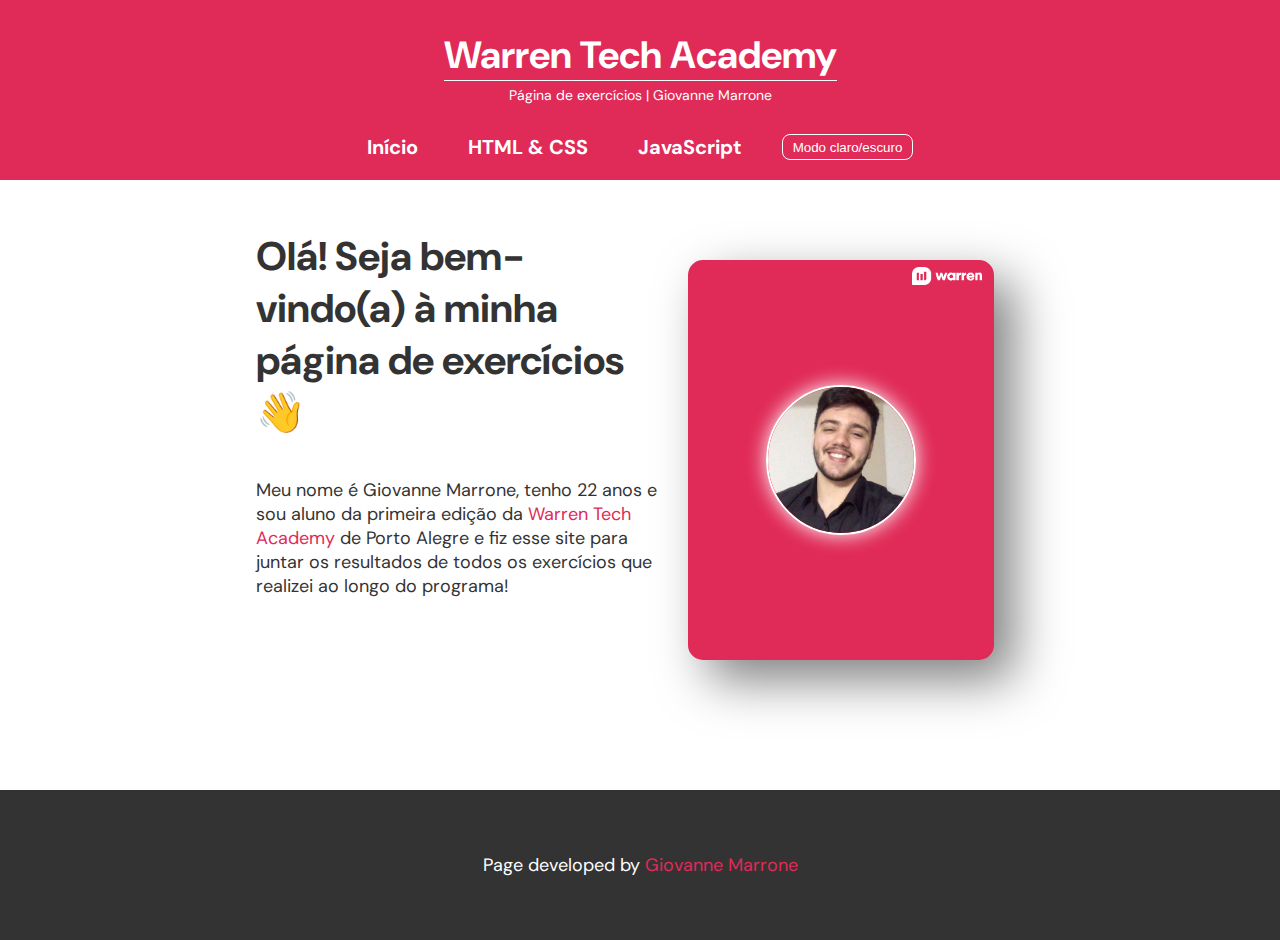
<file: index.html>
<!DOCTYPE html>
<html lang="pt-BR">
  <head>
    <meta charset="UTF-8" />
    <meta http-equiv="X-UA-Compatible" content="IE=edge" />
    <meta name="viewport" content="width=device-width, initial-scale=1.0" />

    <link rel="preconnect" href="https://fonts.googleapis.com" />
    <link rel="preconnect" href="https://fonts.gstatic.com" crossorigin />
    <link
      href="https://fonts.googleapis.com/css2?family=DM+Sans:wght@400;500;700&display=swap"
      rel="stylesheet"
    />

    <link rel="stylesheet" href="./styles.css" />

    <title>Warren Tech Academy | Giovanne Marrone</title>
  </head>
  <body>
    <header>
      <div class="header-block">
        <a href="./index.html"
          ><p class="header-title">Warren Tech Academy</p></a
        >
        <p class="header-subtitle">Página de exercícios | Giovanne Marrone</p>
      </div>
      <nav>
        <ul>
          <a href="./index.html"><li class="list-text">Início</li></a>
          <a href="./Pages/HTMLCSS/index.html"
            ><li class="list-text">HTML & CSS</li></a
          >
          <a href="./Pages/JavaScript/index.html"
            ><li class="list-text">JavaScript</li></a
          >
        </ul>
        <button onclick="toggleDarkMode()">Modo claro/escuro</button>
      </nav>
    </header>
    <div class="container">
      <div class="landing-welcome">
        <div class="welcome-text">
          <h1>Olá! Seja bem-vindo(a) à minha página de exercícios 👋</h1>
          <p>
            Meu nome é Giovanne Marrone, tenho 22 anos e sou aluno da primeira
            edição da <span>Warren Tech Academy</span> de Porto Alegre e fiz
            esse site para juntar os resultados de todos os exercícios que
            realizei ao longo do programa!
          </p>
          <br />
        </div>
        <div class="card" data-tilt data-tilt-glare data-tilt-max-glare=".2">
          <img
            class="card-profile"
            src="./assets/profile-pic-1.jpeg"
            alt="Giovanne Marrone sorrindo"
          />
          <img class="warren-logo" src="./assets/warren-logo.png" alt="" />
          <div class="content">
            <h3>Giovanne Marrone</h3>
            <p>
              Desenvolvedor front-end que sonha em ajudar pessoas através de
              código!
            </p>
            <div class="social">
              <a
                class="social-icon"
                target="_blank"
                href="https://github.com/kovuzera"
                ><img src="./assets/github.png" alt="" />
              </a>
              <a
                class="social-icon"
                target="_blank"
                href="https://www.linkedin.com/in/giomarrone/"
              >
                <img src="./assets/linkedin.png" alt="" />
              </a>
            </div>
          </div>
        </div>
      </div>
    </div>
    <section class="footer">
      <p>Page developed by <span>Giovanne Marrone</span></p>
    </section>
    <script src="./main.js"></script>
    <script type="text/javascript" src="vanilla-tilt.js"></script>
  </body>
</html>
</file>
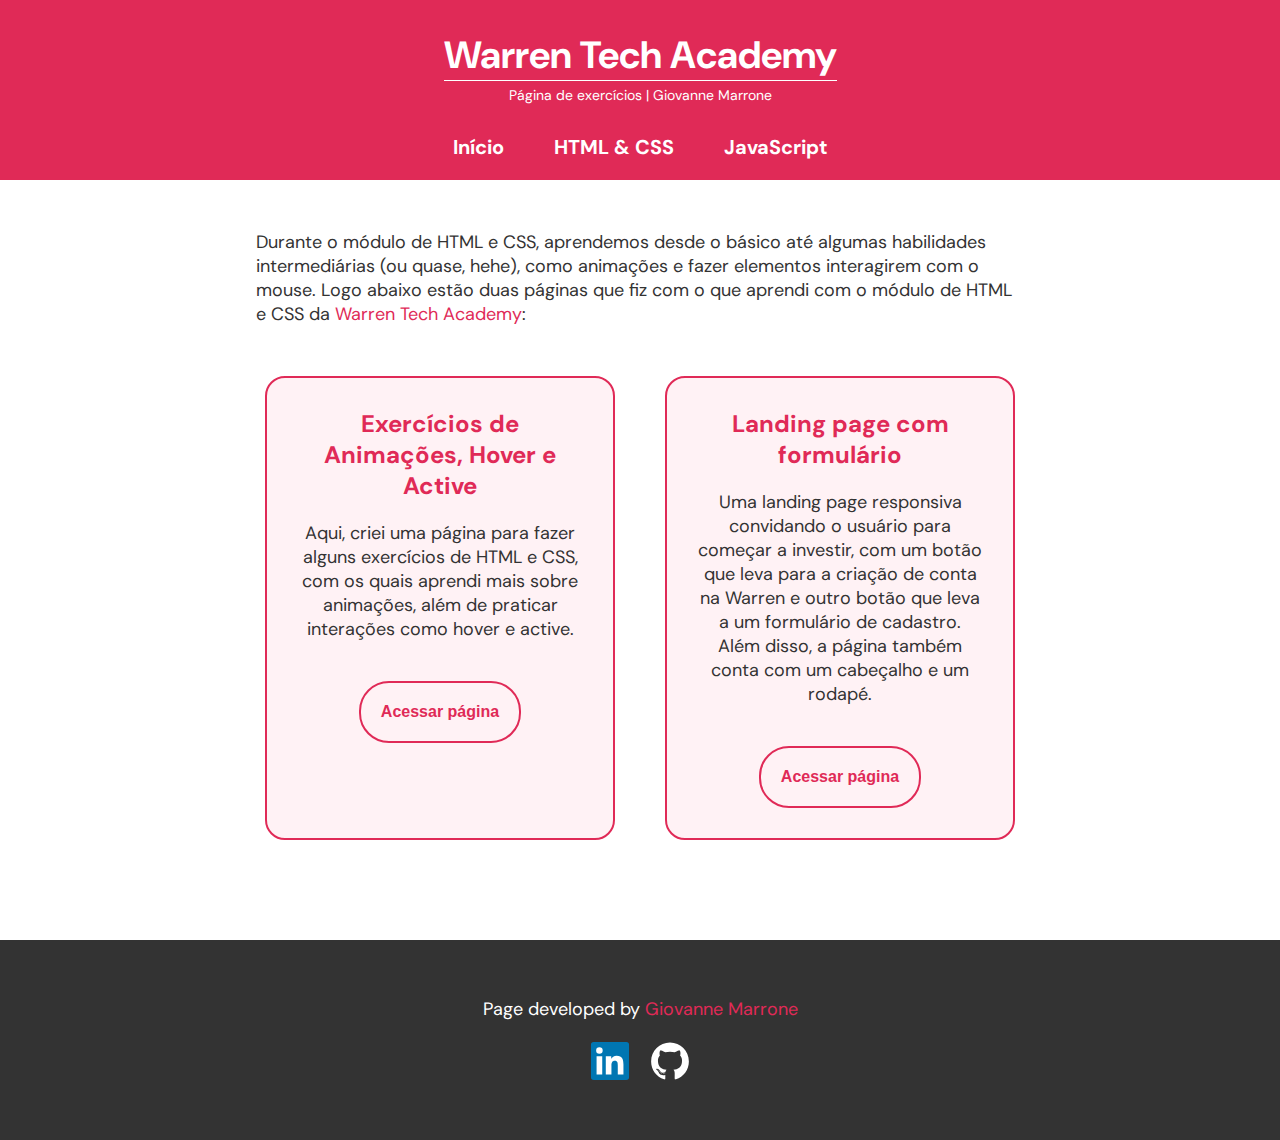
<file: Pages/HTMLCSS/index.html>
<!DOCTYPE html>
<html lang="pt-BR">
  <head>
    <meta charset="UTF-8" />
    <meta http-equiv="X-UA-Compatible" content="IE=edge" />
    <meta name="viewport" content="width=device-width, initial-scale=1.0" />

    <link rel="preconnect" href="https://fonts.googleapis.com" />
    <link rel="preconnect" href="https://fonts.gstatic.com" crossorigin />
    <link
      href="https://fonts.googleapis.com/css2?family=DM+Sans:wght@400;500;700&display=swap"
      rel="stylesheet"
    />

    <link rel="stylesheet" href="./styles.css" />

    <title>Giovanne Marrone | HTML & CSS</title>
  </head>
  <body>
    <header>
      <div class="header-block">
        <a href="../../index.html"><p class="header-title">Warren Tech Academy</p></a>
        <p class="header-subtitle">Página de exercícios | Giovanne Marrone</p>
      </div>
      <nav>
        <ul>
          <a href="../../index.html"><li class="list-text">Início</li></a>
          <a href="../HTMLCSS/index.html"
            ><li class="list-text">HTML & CSS</li></a
          >
          <a href="./../JavaScript/index.html"
            ><li class="list-text">JavaScript</li></a
          >
        </ul>
      </nav>
    </header>
    <div class="container">
      <p>
        Durante o módulo de HTML e CSS, aprendemos desde o básico até algumas
        habilidades intermediárias (ou quase, hehe), como animações e fazer
        elementos interagirem com o mouse. Logo abaixo estão duas páginas que
        fiz com o que aprendi com o módulo de HTML e CSS da
        <span>Warren Tech Academy</span>:
      </p>
      <section class="exercices">
        <div class="card">
          <h2>Exercícios de Animações, Hover e Active</h2>
          <p>
            Aqui, criei uma página para fazer alguns exercícios de HTML e CSS,
            com os quais aprendi mais sobre animações, além de praticar
            interações como hover e active.
          </p>
          <a target="_blank" href="https://cheery-youtiao-be68bb.netlify.app/"
            ><button>Acessar página</button></a
          >
        </div>
        <div class="card">
          <h2>Landing page com formulário</h2>
          <p>
            Uma landing page responsiva convidando o usuário para começar a
            investir, com um botão que leva para a criação de conta na Warren e
            outro botão que leva a um formulário de cadastro. Além disso, a
            página também conta com um cabeçalho e um rodapé.
          </p>
          <a
            target="_blank"
            href="https://warren-tech-academy-landing-page-and-form.netlify.app/"
            ><button>Acessar página</button></a
          >
        </div>
      </section>
    </div>
    <section class="footer">
      <p>Page developed by <span>Giovanne Marrone</span></p>
      <div class="social-links">
        <a target="_blank" href="https://www.linkedin.com/in/giomarrone/"
          ><svg class="social" viewBox="0 0 128 128">
            <path
              fill="#0076b2"
              d="M116 3H12a8.91 8.91 0 00-9 8.8v104.42a8.91 8.91 0 009 8.78h104a8.93 8.93 0 009-8.81V11.77A8.93 8.93 0 00116 3z"
            ></path>
            <path
              fill="#fff"
              d="M21.06 48.73h18.11V107H21.06zm9.06-29a10.5 10.5 0 11-10.5 10.49 10.5 10.5 0 0110.5-10.49M50.53 48.73h17.36v8h.24c2.42-4.58 8.32-9.41 17.13-9.41C103.6 47.28 107 59.35 107 75v32H88.89V78.65c0-6.75-.12-15.44-9.41-15.44s-10.87 7.36-10.87 15V107H50.53z"
            ></path>
          </svg>
        </a>
        <a target="_blank" href="https://github.com/kovuzera"
          ><svg class="social" viewBox="0 0 128 128">
            <g fill="#ffffff">
              <path
                fill-rule="evenodd"
                clip-rule="evenodd"
                d="M64 5.103c-33.347 0-60.388 27.035-60.388 60.388 0 26.682 17.303 49.317 41.297 57.303 3.017.56 4.125-1.31 4.125-2.905 0-1.44-.056-6.197-.082-11.243-16.8 3.653-20.345-7.125-20.345-7.125-2.747-6.98-6.705-8.836-6.705-8.836-5.48-3.748.413-3.67.413-3.67 6.063.425 9.257 6.223 9.257 6.223 5.386 9.23 14.127 6.562 17.573 5.02.542-3.903 2.107-6.568 3.834-8.076-13.413-1.525-27.514-6.704-27.514-29.843 0-6.593 2.36-11.98 6.223-16.21-.628-1.52-2.695-7.662.584-15.98 0 0 5.07-1.623 16.61 6.19C53.7 35 58.867 34.327 64 34.304c5.13.023 10.3.694 15.127 2.033 11.526-7.813 16.59-6.19 16.59-6.19 3.287 8.317 1.22 14.46.593 15.98 3.872 4.23 6.215 9.617 6.215 16.21 0 23.194-14.127 28.3-27.574 29.796 2.167 1.874 4.097 5.55 4.097 11.183 0 8.08-.07 14.583-.07 16.572 0 1.607 1.088 3.49 4.148 2.897 23.98-7.994 41.263-30.622 41.263-57.294C124.388 32.14 97.35 5.104 64 5.104z"
              ></path>
              <path
                d="M26.484 91.806c-.133.3-.605.39-1.035.185-.44-.196-.685-.605-.543-.906.13-.31.603-.395 1.04-.188.44.197.69.61.537.91zm2.446 2.729c-.287.267-.85.143-1.232-.28-.396-.42-.47-.983-.177-1.254.298-.266.844-.14 1.24.28.394.426.472.984.17 1.255zM31.312 98.012c-.37.258-.976.017-1.35-.52-.37-.538-.37-1.183.01-1.44.373-.258.97-.025 1.35.507.368.545.368 1.19-.01 1.452zm3.261 3.361c-.33.365-1.036.267-1.552-.23-.527-.487-.674-1.18-.343-1.544.336-.366 1.045-.264 1.564.23.527.486.686 1.18.333 1.543zm4.5 1.951c-.147.473-.825.688-1.51.486-.683-.207-1.13-.76-.99-1.238.14-.477.823-.7 1.512-.485.683.206 1.13.756.988 1.237zm4.943.361c.017.498-.563.91-1.28.92-.723.017-1.308-.387-1.315-.877 0-.503.568-.91 1.29-.924.717-.013 1.306.387 1.306.88zm4.598-.782c.086.485-.413.984-1.126 1.117-.7.13-1.35-.172-1.44-.653-.086-.498.422-.997 1.122-1.126.714-.123 1.354.17 1.444.663zm0 0"
              ></path>
            </g>
          </svg>
        </a>
      </div>
    </section>
  </body>
</html>
</file>
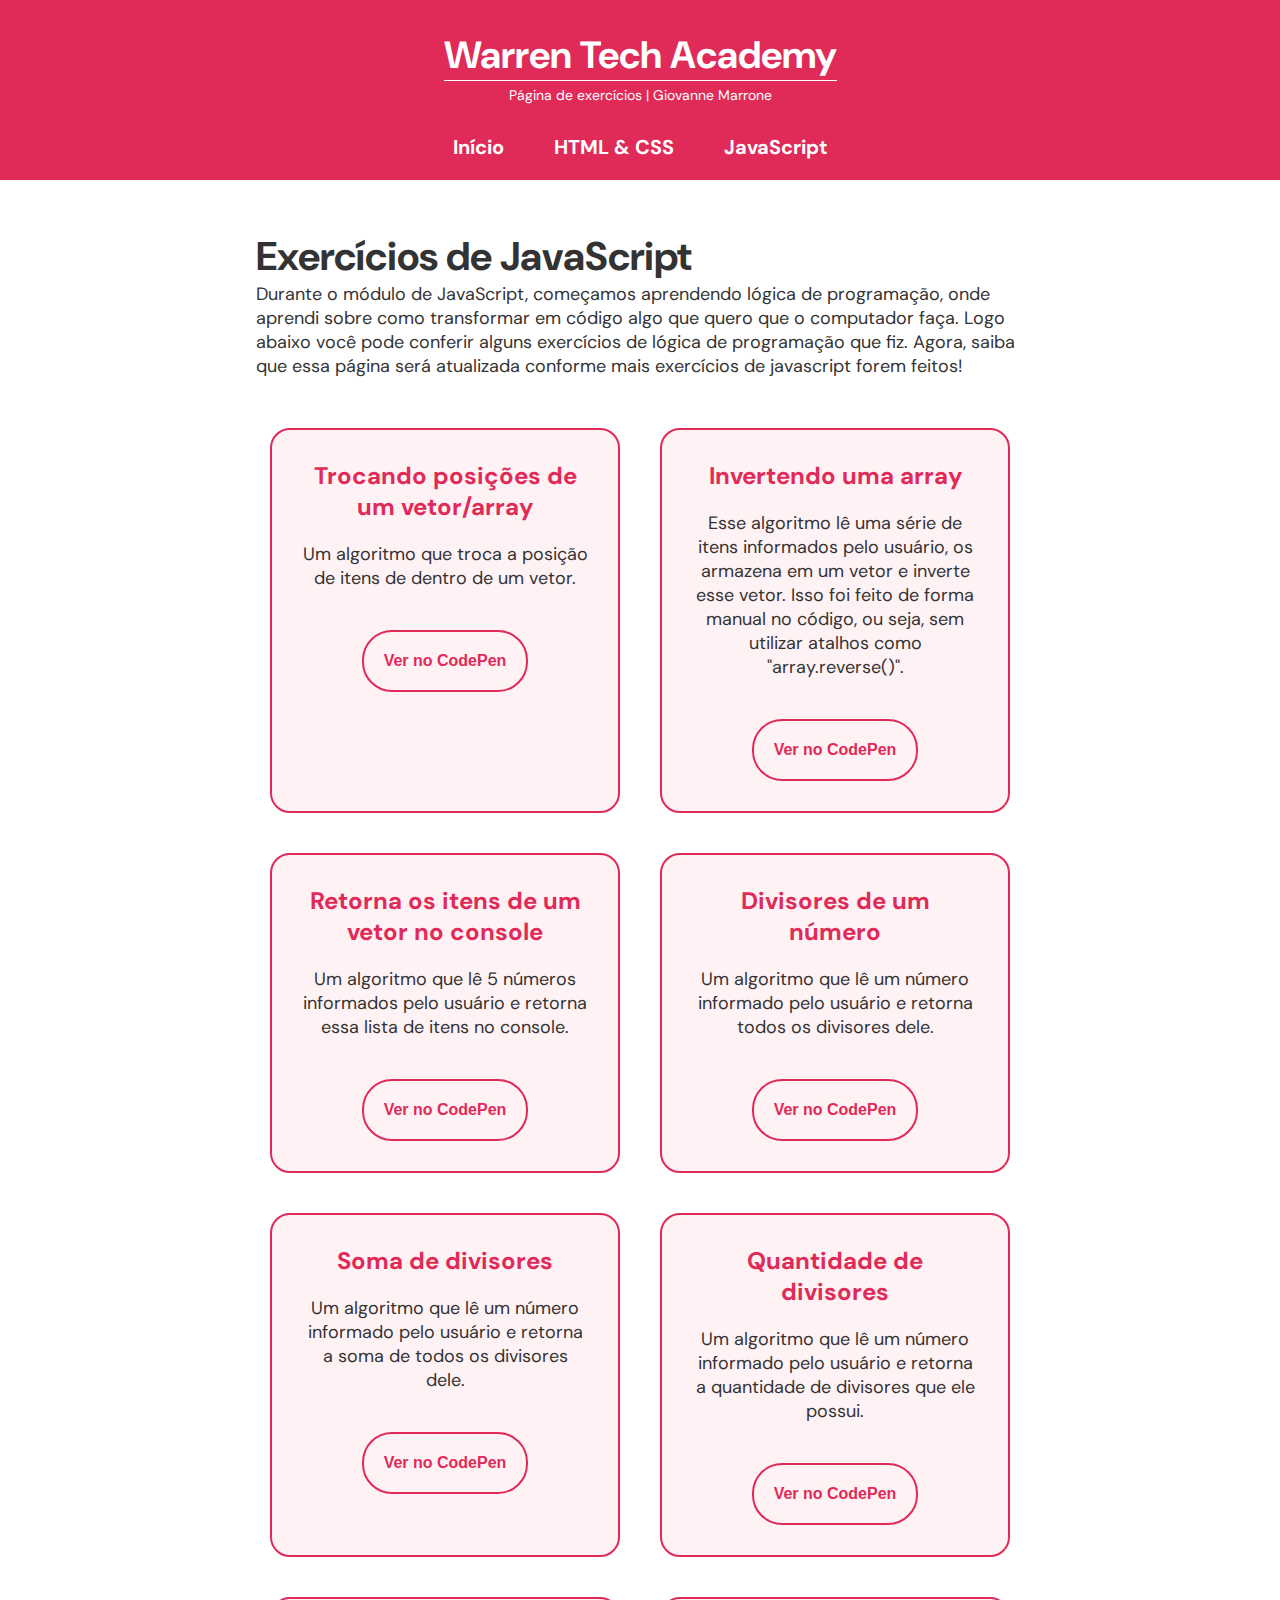
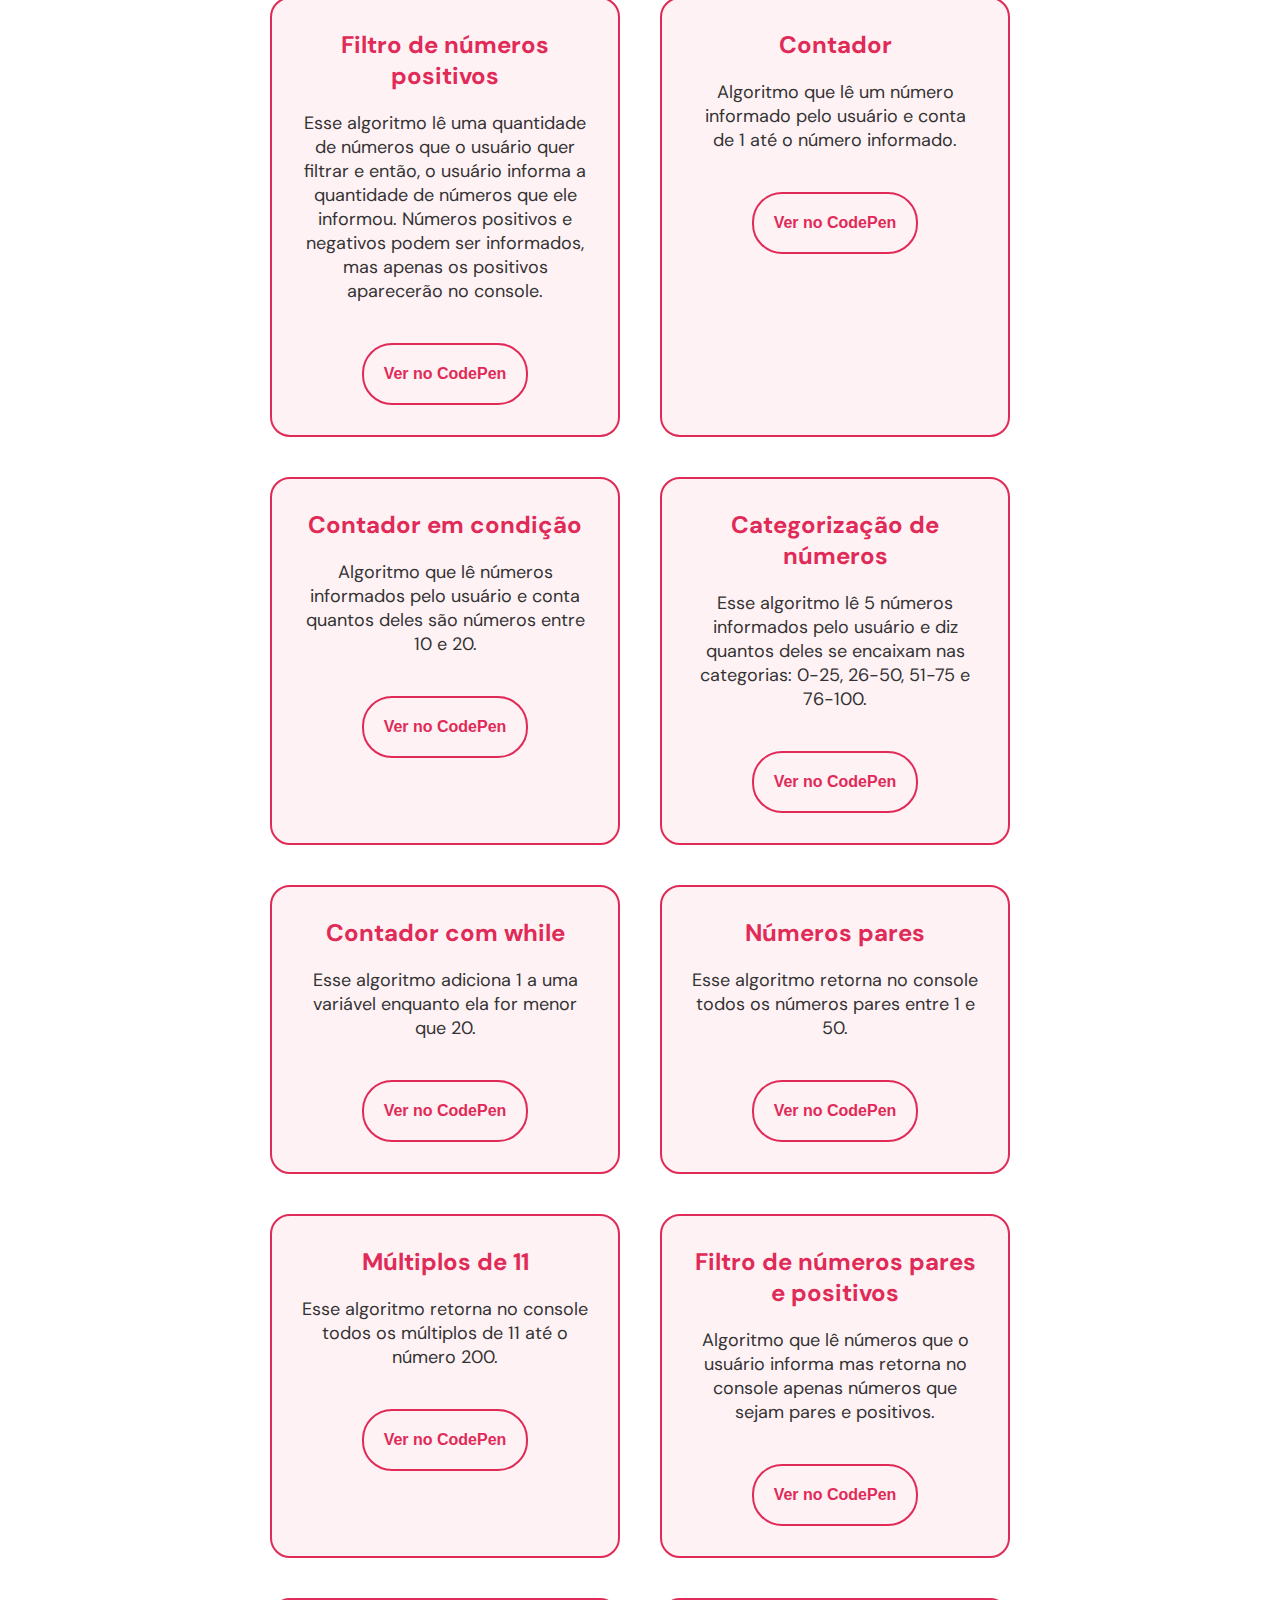
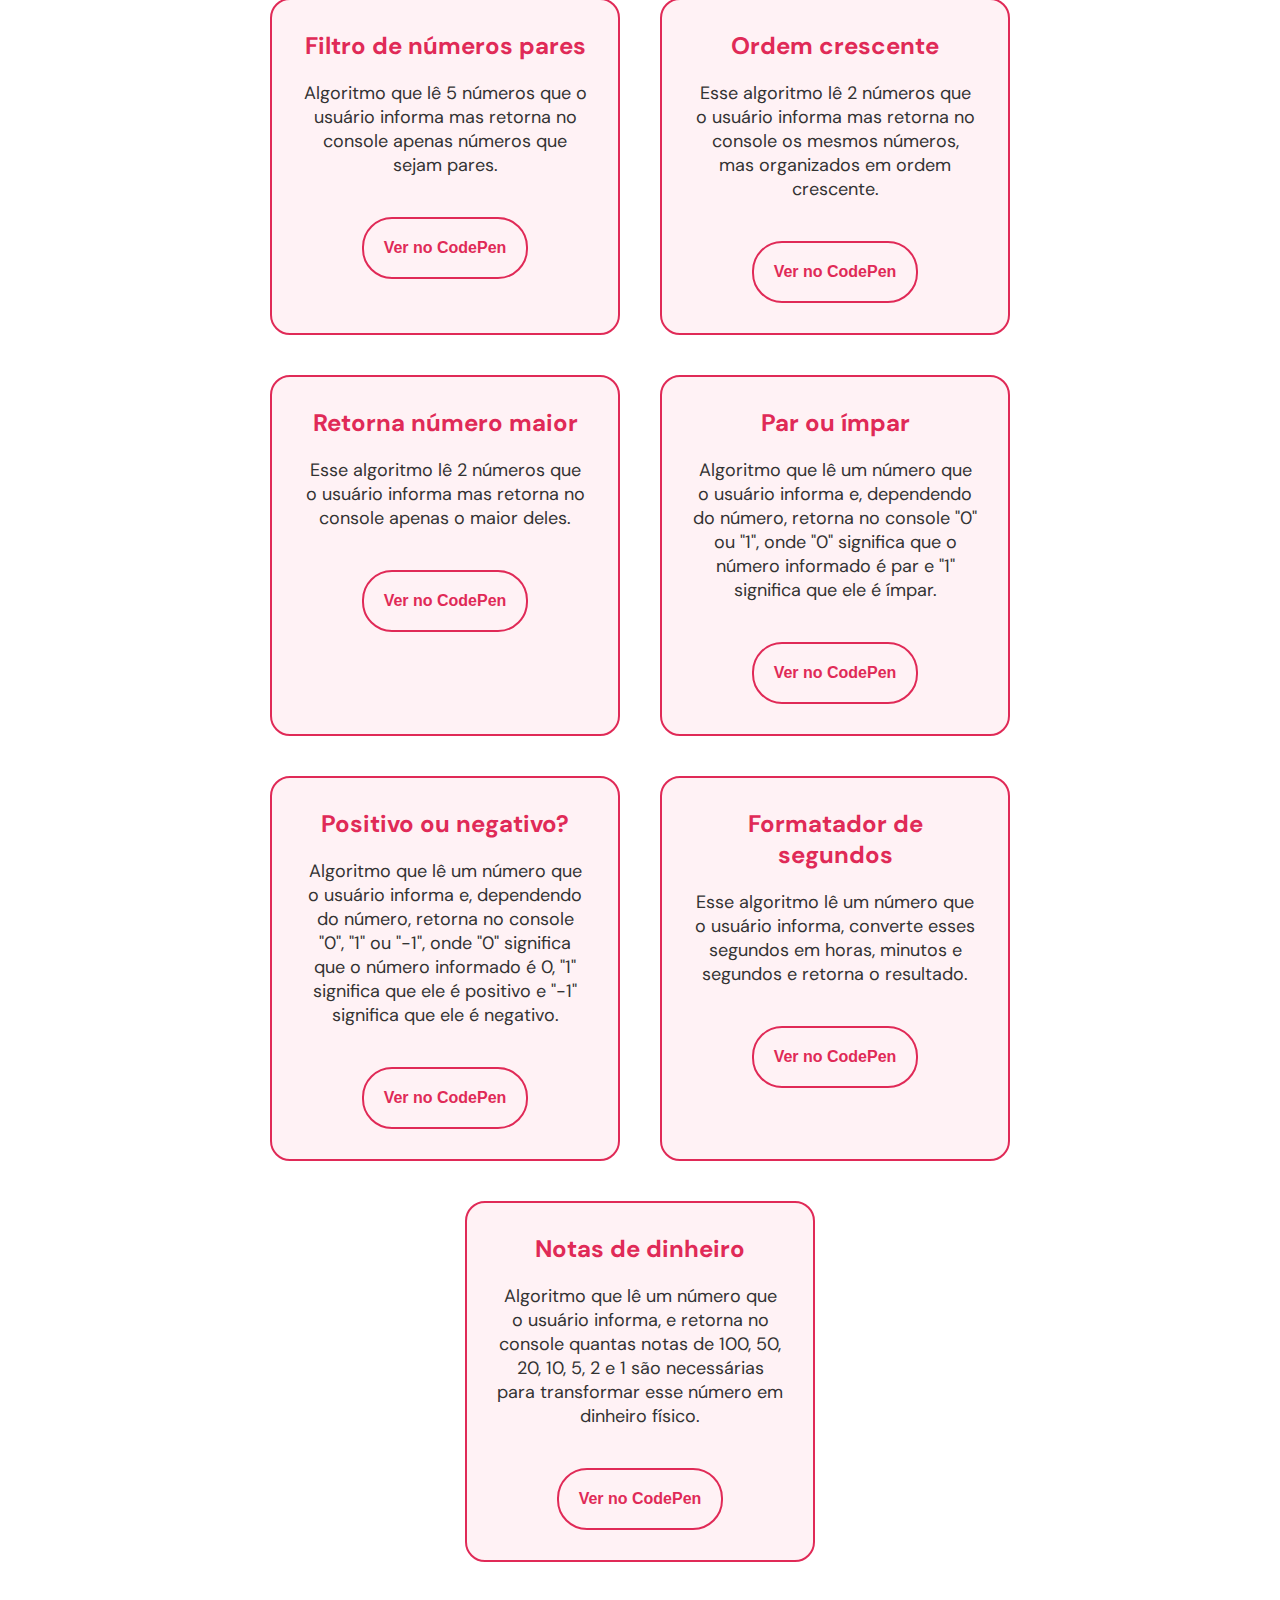
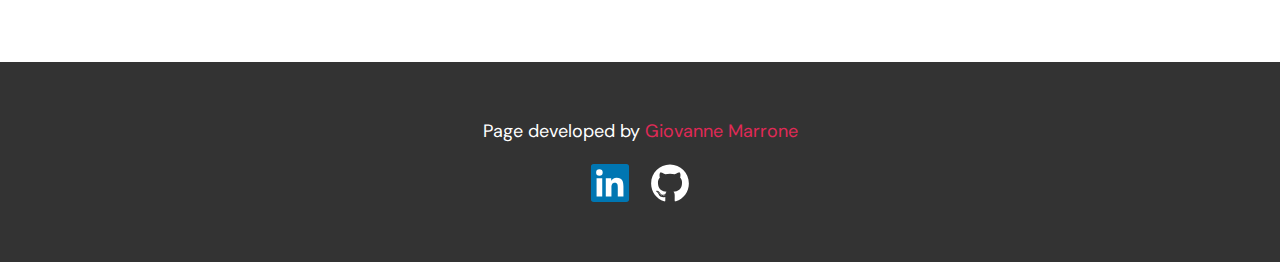
<file: Pages/JavaScript/index.html>
<!DOCTYPE html>
<html lang="pt-BR">
  <head>
    <meta charset="UTF-8" />
    <meta http-equiv="X-UA-Compatible" content="IE=edge" />
    <meta name="viewport" content="width=device-width, initial-scale=1.0" />

    <link rel="preconnect" href="https://fonts.googleapis.com" />
    <link rel="preconnect" href="https://fonts.gstatic.com" crossorigin />
    <link
      href="https://fonts.googleapis.com/css2?family=DM+Sans:wght@400;500;700&display=swap"
      rel="stylesheet"
    />

    <link rel="stylesheet" href="./styles.css" />

    <title>Giovanne Marrone | JavaScript</title>
  </head>
  <body>
    <header>
      <div class="header-block">
        <a href="../../index.html"><p class="header-title">Warren Tech Academy</p></a>
        <p class="header-subtitle">Página de exercícios | Giovanne Marrone</p>
      </div>
      <nav>
        <ul>
          <a href="../../index.html"><li class="list-text">Início</li></a>
          <a href="../HTMLCSS/index.html"
            ><li class="list-text">HTML & CSS</li></a
          >
          <a href="./../JavaScript/index.html"><li class="list-text">JavaScript</li></a>
        </ul>
      </nav>
    </header>
    <div class="container">
      <h1>Exercícios de JavaScript</h1>
      <p>
        Durante o módulo de JavaScript, começamos aprendendo lógica de programação, onde aprendi sobre como transformar em código algo que quero que o computador faça. Logo abaixo você pode conferir alguns exercícios de lógica de programação que fiz. Agora, saiba que essa página será atualizada conforme mais exercícios de javascript forem feitos!
      </p>
      <section class="exercices">
        <div class="card">
          <h2>Trocando posições de um vetor/array</h2>
          <p>Um algoritmo que troca a posição de itens de dentro de um vetor.</p>
          <a target="_blank" href="https://codepen.io/kovuzera/pen/QWQYevM"><button>Ver no CodePen</button></a>
        </div>
        <div class="card">
          <h2>Invertendo uma array</h2>
          <p>Esse algoritmo lê uma série de itens informados pelo usuário, os armazena em um vetor e inverte esse vetor. Isso foi feito de forma manual no código, ou seja, sem utilizar atalhos como "array.reverse()".</p>
          <a target="_blank" href="https://codepen.io/kovuzera/pen/YzeBmVz"><button>Ver no CodePen</button></a>
        </div>
        <div class="card">
          <h2>Retorna os itens de um vetor no console</h2>
          <p>Um algoritmo que lê 5 números informados pelo usuário e retorna essa lista de itens no console.</p>
          <a target="_blank" href="https://codepen.io/kovuzera/pen/xxYMoJW"><button>Ver no CodePen</button></a>
        </div>
        <div class="card">
          <h2>Divisores de um número</h2>
          <p>Um algoritmo que lê um número informado pelo usuário e retorna todos os divisores dele.</p>
          <a target="_blank" href="https://codepen.io/kovuzera/pen/gOvqGVQ?editors=0011"><button>Ver no CodePen</button></a>
        </div>
        <div class="card">
          <h2>Soma de divisores</h2>
          <p>Um algoritmo que lê um número informado pelo usuário e retorna a soma de todos os divisores dele.</p>
          <a target="_blank" href="https://codepen.io/kovuzera/pen/bGLzozJ"><button>Ver no CodePen</button></a>
        </div>
        <div class="card">
          <h2>Quantidade de divisores</h2>
          <p>Um algoritmo que lê um número informado pelo usuário e retorna a quantidade de divisores que ele possui.</p>
          <a target="_blank" href="https://codepen.io/kovuzera/pen/YzeBrJe?editors=0011"><button>Ver no CodePen</button></a>
        </div>
        <div class="card">
          <h2>Filtro de números positivos</h2>
          <p>Esse algoritmo lê uma quantidade de números que o usuário quer filtrar e então, o usuário informa a quantidade de números que ele informou. Números positivos e negativos podem ser informados, mas apenas os positivos aparecerão no console.</p>
          <a target="_blank" href="https://codepen.io/kovuzera/pen/yLvZoZQ"><button>Ver no CodePen</button></a>
        </div>
        <div class="card">
          <h2>Contador</h2>
          <p>Algoritmo que lê um número informado pelo usuário e conta de 1 até o número informado.</p>
          <a target="_blank" href="https://codepen.io/kovuzera/pen/WNMPEYz?editors=0011"><button>Ver no CodePen</button></a>
        </div>
        <div class="card">
          <h2>Contador em condição</h2>
          <p>Algoritmo que lê números informados pelo usuário e conta quantos deles são números entre 10 e 20.</p>
          <a target="_blank" href="https://codepen.io/kovuzera/pen/WNMPEYz?editors=0011"><button>Ver no CodePen</button></a>
        </div>
        <div class="card">
          <h2>Categorização de números</h2>
          <p>Esse algoritmo lê 5 números informados pelo usuário e diz quantos deles se encaixam nas categorias: 0-25, 26-50, 51-75 e 76-100.</p>
          <a target="_blank" href="https://codepen.io/kovuzera/pen/QWQYMOa"><button>Ver no CodePen</button></a>
        </div>
        <div class="card">
          <h2>Contador com while</h2>
          <p>Esse algoritmo adiciona 1 a uma variável enquanto ela for menor que 20.</p>
          <a target="_blank" href="https://codepen.io/kovuzera/pen/jOZdmxj"><button>Ver no CodePen</button></a>
        </div>
        <div class="card">
          <h2>Números pares</h2>
          <p>Esse algoritmo retorna no console todos os números pares entre 1 e 50.</p>
          <a target="_blank" href="https://codepen.io/kovuzera/pen/NWyojMJ?editors=0011"><button>Ver no CodePen</button></a>
        </div>
        <div class="card">
          <h2>Múltiplos de 11</h2>
          <p>Esse algoritmo retorna no console todos os múltiplos de 11 até o número 200.</p>
          <a target="_blank" href="https://codepen.io/kovuzera/pen/BaYMRxG"><button>Ver no CodePen</button></a>
        </div>
        <div class="card">
          <h2>Filtro de números pares e positivos</h2>
          <p>Algoritmo que lê números que o usuário informa mas retorna no console apenas números que sejam pares e positivos.</p>
          <a target="_blank" href="https://codepen.io/kovuzera/pen/RwQvVyM?editors=0011"><button>Ver no CodePen</button></a>
        </div>
        <div class="card">
          <h2>Filtro de números pares</h2>
          <p>Algoritmo que lê 5 números que o usuário informa mas retorna no console apenas números que sejam pares.</p>
          <a target="_blank" href="https://codepen.io/kovuzera/pen/jOZdmyd?editors=1011"><button>Ver no CodePen</button></a>
        </div>
        <div class="card">
          <h2>Ordem crescente</h2>
          <p>Esse algoritmo lê 2 números que o usuário informa mas retorna no console os mesmos números, mas organizados em ordem crescente.</p>
          <a target="_blank" href="https://codepen.io/kovuzera/pen/QWQzJdN?editors=0011"><button>Ver no CodePen</button></a>
        </div>
        <div class="card">
          <h2>Retorna número maior</h2>
          <p>Esse algoritmo lê 2 números que o usuário informa mas retorna no console apenas o maior deles.</p>
          <a target="_blank" href="https://codepen.io/kovuzera/pen/NWyeEdG?editors=1011"><button>Ver no CodePen</button></a>
        </div>
        <div class="card">
          <h2>Par ou ímpar</h2>
          <p>Algoritmo que lê um número que o usuário informa e, dependendo do número, retorna no console "0" ou "1", onde "0" significa que o número informado é par e "1" significa que ele é ímpar.</p>
          <a target="_blank" href="https://codepen.io/kovuzera/pen/OJQraWL?editors=1011"><button>Ver no CodePen</button></a>
        </div>
        <div class="card">
          <h2>Positivo ou negativo?</h2>
          <p>Algoritmo que lê um número que o usuário informa e, dependendo do número, retorna no console "0", "1" ou "-1", onde "0" significa que o número informado é 0, "1" significa que ele é positivo e "-1" significa que ele é negativo.</p>
          <a target="_blank" href="https://codepen.io/kovuzera/pen/BaYvqOb?editors=1011"><button>Ver no CodePen</button></a>
        </div>
        <div class="card">
          <h2>Formatador de segundos</h2>
          <p>Esse algoritmo lê um número que o usuário informa, converte esses segundos em horas, minutos e segundos e retorna o resultado.</p>
          <a target="_blank" href="https://codepen.io/kovuzera/pen/Jjpwmay?editors=1010"><button>Ver no CodePen</button></a>
        </div>
        <div class="card">
          <h2>Notas de dinheiro</h2>
          <p>Algoritmo que lê um número que o usuário informa, e retorna no console quantas notas de 100, 50, 20, 10, 5, 2 e 1 são necessárias para transformar esse número em dinheiro físico.</p>
          <a target="_blank" href="https://codepen.io/kovuzera/pen/xxYmyOE?editors=0011"><button>Ver no CodePen</button></a>
        </div>
        
      </section>
    </div>
    <section class="footer">
    <p>Page developed by <span>Giovanne Marrone</span></p>
    <div class="social-links">
      <a target="_blank" href="https://www.linkedin.com/in/giomarrone/"
        ><svg class="social" viewBox="0 0 128 128">
          <path
            fill="#0076b2"
            d="M116 3H12a8.91 8.91 0 00-9 8.8v104.42a8.91 8.91 0 009 8.78h104a8.93 8.93 0 009-8.81V11.77A8.93 8.93 0 00116 3z"
          ></path>
          <path
            fill="#fff"
            d="M21.06 48.73h18.11V107H21.06zm9.06-29a10.5 10.5 0 11-10.5 10.49 10.5 10.5 0 0110.5-10.49M50.53 48.73h17.36v8h.24c2.42-4.58 8.32-9.41 17.13-9.41C103.6 47.28 107 59.35 107 75v32H88.89V78.65c0-6.75-.12-15.44-9.41-15.44s-10.87 7.36-10.87 15V107H50.53z"
          ></path>
        </svg>
      </a>
      <a target="_blank" href="https://github.com/kovuzera"
        ><svg class="social" viewBox="0 0 128 128">
          <g fill="#ffffff">
            <path
              fill-rule="evenodd"
              clip-rule="evenodd"
              d="M64 5.103c-33.347 0-60.388 27.035-60.388 60.388 0 26.682 17.303 49.317 41.297 57.303 3.017.56 4.125-1.31 4.125-2.905 0-1.44-.056-6.197-.082-11.243-16.8 3.653-20.345-7.125-20.345-7.125-2.747-6.98-6.705-8.836-6.705-8.836-5.48-3.748.413-3.67.413-3.67 6.063.425 9.257 6.223 9.257 6.223 5.386 9.23 14.127 6.562 17.573 5.02.542-3.903 2.107-6.568 3.834-8.076-13.413-1.525-27.514-6.704-27.514-29.843 0-6.593 2.36-11.98 6.223-16.21-.628-1.52-2.695-7.662.584-15.98 0 0 5.07-1.623 16.61 6.19C53.7 35 58.867 34.327 64 34.304c5.13.023 10.3.694 15.127 2.033 11.526-7.813 16.59-6.19 16.59-6.19 3.287 8.317 1.22 14.46.593 15.98 3.872 4.23 6.215 9.617 6.215 16.21 0 23.194-14.127 28.3-27.574 29.796 2.167 1.874 4.097 5.55 4.097 11.183 0 8.08-.07 14.583-.07 16.572 0 1.607 1.088 3.49 4.148 2.897 23.98-7.994 41.263-30.622 41.263-57.294C124.388 32.14 97.35 5.104 64 5.104z"
            ></path>
            <path
              d="M26.484 91.806c-.133.3-.605.39-1.035.185-.44-.196-.685-.605-.543-.906.13-.31.603-.395 1.04-.188.44.197.69.61.537.91zm2.446 2.729c-.287.267-.85.143-1.232-.28-.396-.42-.47-.983-.177-1.254.298-.266.844-.14 1.24.28.394.426.472.984.17 1.255zM31.312 98.012c-.37.258-.976.017-1.35-.52-.37-.538-.37-1.183.01-1.44.373-.258.97-.025 1.35.507.368.545.368 1.19-.01 1.452zm3.261 3.361c-.33.365-1.036.267-1.552-.23-.527-.487-.674-1.18-.343-1.544.336-.366 1.045-.264 1.564.23.527.486.686 1.18.333 1.543zm4.5 1.951c-.147.473-.825.688-1.51.486-.683-.207-1.13-.76-.99-1.238.14-.477.823-.7 1.512-.485.683.206 1.13.756.988 1.237zm4.943.361c.017.498-.563.91-1.28.92-.723.017-1.308-.387-1.315-.877 0-.503.568-.91 1.29-.924.717-.013 1.306.387 1.306.88zm4.598-.782c.086.485-.413.984-1.126 1.117-.7.13-1.35-.172-1.44-.653-.086-.498.422-.997 1.122-1.126.714-.123 1.354.17 1.444.663zm0 0"
            ></path>
          </g>
        </svg>
      </a>
    </div>
  </section>
  </body>
</html>
</file>
<file: styles.css>
* {
  margin: 0;
  padding: 0;
  box-sizing: border-box;
}

:root {
  --brand-red: #e02a57;
  --text-color: #333333;
  --background-dark-mode: #1f1f1f;
  --text-dark-mode: #ebebeb;

}

html {
  font-size: 10px;
}

body {
  font-family: "DM Sans", sans-serif;
  transition: .2s;
}

body.dark-mode {
  background-color: var(--background-dark-mode);
  transition: .2s;
}

body.dark-mode p, body.dark-mode h1 {
  color: var(--text-dark-mode);
}

h1,
h2,
h3,
h4,
p {
  color: var(--text-color);
}

header {
  display: flex;
  flex-direction: column;
  align-items: center;
  justify-content: center;

  background-color: var(--brand-red);
  color: white;

  height: 18rem;

  gap: 1rem;
}

p {
  font-size: 1.8rem;
}

header .header-block {
  display: flex;
  flex-direction: column;

  align-items: center;
  margin-top: 3rem;
}

header .header-title {
  font-size: 3.8rem;
  font-weight: 700;
  color: white;
}

header .header-subtitle {
  font-size: 1.4rem;
  border-top: 1px solid white;
  width: 100%;
  text-align: center;
  padding-top: 0.5rem;
  color: white;
}

h1 {
  font-size: 4rem;
}

span {
  color: var(--brand-red)
}

a {
  text-decoration: none;
}

/* ============================================================== */

.container {
  width: 60%;
  margin: 0 auto;
}

.list-text {
  font-size: 2rem;
}

ul {
  list-style: none;
  display: flex;

  gap: 5rem;
}

nav {
  display: flex;
  justify-content: center;
  gap: 4rem;
  padding-block: 2rem;

  background-color: var(--brand-red);
  color: white;
  font-weight: 700;
}

nav button {
  padding-inline: 1rem;
  background-color: transparent;
  border: 1px solid white;
  border-radius: .8rem;
  color: white;
  cursor: pointer;
  transition: .2s;
}

nav button:hover {
  padding-inline: 1rem;
  background-color: white;
  border: 1px solid white;
  border-radius: .8rem;
  color: var(--brand-red);
  cursor: pointer;
  transition: .2s;
}

nav a {
  text-decoration: none;
  color: white;
}

nav li {
  transition: text-shadow 0.3s ease;
}

nav li:hover {
  transition: text-shadow 0.3s ease;
  text-shadow: 0 0 10px white;
}

/* ========================================================= */

.container .landing-welcome .card {
  position: relative;
  width: 35rem;
  height: 400px;
  margin: 30px;
  box-shadow: 20px 20px 50px rgba(0, 0, 0, 0.5);
  border-radius: 15px;
  background: var(--brand-red);
  overflow: hidden;
  display: flex;
  justify-content: center;
  align-items: center;
  backdrop-filter: blur(5px);
  border: 2px solid var(--brand-red);
}

.container .card .card-profile {
  position: absolute;
  font-size: 1.3rem;
  font-weight: 700;
  color: rgba(255, 255, 255, .8);
  transform: translateY(0px);
  border-radius: 50%;
  opacity: 1;
  transition: 1.5s;
  width: 15rem;
  height: 15rem;
  border: 2px solid white;
  box-shadow: 0px 0px 20px white;
}

.container .card .warren-logo {
  position: absolute;
  font-size: 1.3rem;
  font-weight: 700;
  color: rgba(255, 255, 255, .8);
  top: .5rem;
  right: 1rem;
  opacity: 1;
  width: 7rem;
}

.container .card:hover .card-profile, .social {
  box-shadow: 0px 0px 0px white;
  transition: .3s;
  transform: translateY(-90px);
  
}

.container .landing-welcome .card .content {
  padding: 20px;
  text-align: center;
  transform: translateY(100px);
  opacity: 0;
  transition: .5s;
}


.container .card:hover .content {
  transform: translateY(75px);
  opacity: 1;
}

.container .card .content h3 {
  font-size: 2.4rem;
  margin-bottom: 1rem;
  color: #fff;
  z-index: 1;
  color: white;
}

.container .card .content h2 {
  position: absolute;
  top: -120px;
  right: 0px;
  font-size: 8rem;
  color: white;
  pointer-events: none;
  z-index: -1;
  opacity: .3;
}

.container .card .content p {
  color: white;
}

.container .card .content .social {
  display: flex;
  align-items: center;
  justify-content: center;
  position: relative;
  margin: auto;
  margin-top: .2rem;
  bottom: -11rem;
  gap: 2rem;
  transition: .3s;
  width: 4rem;
}
.container .card .content .social img {
  position: relative;
  border: none;
  width: 4rem;
  height: 4rem;
}

.container .card .content .social .social-icon:hover img {
  transition: .3s;
  filter: drop-shadow(0px 0px 2px white);
}

/* ========================================================= */


.landing-welcome {
  display: flex;
  justify-content: space-between;

  margin-top: 5rem;
}
.welcome-text {
  width: 60%;
}

.landing-welcome h1 {
  margin-bottom: 4rem;
}


.footer {
  height: 15rem;
  position: relative;
  background-color: var(--text-color);
  display: flex;
  flex-direction: column;
  align-items: center;
  gap: 2rem;
  justify-content: center;

  margin-top: 10rem;
}

.footer p {
  color: white;
}

.social-links {
  display: flex;
  gap: 2rem;
}

.social {
  width: 4rem;
}

@media only screen and (max-width: 992px) {
  .container {
    width: 80%;
    margin: 0 auto;
  }

  header .header-block {
    display: flex;
    flex-direction: column;
  
    align-items: center;
  }
  
  header .header-title {
    font-size: 2.8rem;
    font-weight: 700;
    color: white;
  }
  
  header .header-subtitle {
    font-size: 1.4rem;
    border-top: 1px solid white;
    width: 100%;
    text-align: center;
    padding-top: 0.5rem;
    color: white;
  }
  
  ul {
    list-style: none;
    display: flex;
  
    gap: 2rem;
  }
  
  nav {
    display: flex;
    justify-content: center;
    gap: 4rem;
    padding-block: 2rem;
  
    background-color: var(--brand-red);
    color: white;
    font-weight: 700;
  }

  .welcome-text {
    width: 100%;
  }

  .landing-welcome {
    flex-direction: column;
  }

  h1 {
    font-size: 2.4rem;
  }
}
</file>
<file: Pages/HTMLCSS/styles.css>
* {
  margin: 0;
  padding: 0;
  box-sizing: border-box;
}

:root {
  --brand-red: #e02a57;
  --brand-red-light: #fff2f5;
  --text-color: #333333;
}

html {
  font-size: 10px;
}

body {
  font-family: "DM Sans", sans-serif;
}

a {
  text-decoration: none;
}

h1,
h2,
h3,
h4,
p {
  color: var(--text-color);
}

header {
  display: flex;
  flex-direction: column;
  align-items: center;
  justify-content: center;

  background-color: var(--brand-red);
  color: white;

  height: 18rem;

  gap: 1rem;
}

p {
  font-size: 1.8rem;
}

header .header-block {
  display: flex;
  flex-direction: column;

  align-items: center;
  margin-top: 3rem;
}

header .header-title {
  font-size: 3.8rem;
  font-weight: 700;
  color: white;
}

header .header-subtitle {
  font-size: 1.4rem;
  border-top: 1px solid white;
  width: 100%;
  text-align: center;
  padding-top: 0.5rem;
  color: white;
}

h1 {
  font-size: 4rem;
}

h2 {
  font-size: 2.4rem;
  color: var(--brand-red);
}

span {
  color: var(--brand-red)
}

/* ============================================================== */

.container {
  width: 60%;
  margin: 0 auto;
  margin-top: 5rem;
}

.list-text {
  font-size: 2rem;
}

ul {
  list-style: none;
  display: flex;

  gap: 5rem;
}

.list {
  margin-top: 4rem;
  list-style: none;
  display: flex;
  flex-direction: column;

  gap: 3rem;

  font-size: 2.4rem;
  color: var(--brand-red);
}

nav {
  display: flex;
  justify-content: center;
  gap: 4rem;
  padding-block: 2rem;

  background-color: var(--brand-red);
  color: white;
  font-weight: 700;
}

nav a {
  text-decoration: none;
  color: white;
}

nav li {
  transition: text-shadow 0.3s ease;
}

nav li:hover {
  transition: text-shadow 0.3s ease;
  text-shadow: 0 0 10px white;
}

/* ========================================================= */

.exercices {
  margin-top: 5rem;
  display: flex;
  justify-content: center;
  gap: 5rem;
}

.card {
  width: 35rem;
  display: flex;
  flex-direction: column;
  gap: 2rem;
  align-items: center;
  text-align: center;
  padding: 3rem;
  background-color: var(--brand-red-light);

  border: 2px solid var(--brand-red);
  border-radius: 2rem;
}

button {
  padding: 2rem;
  border: 2px solid var(--brand-red);
  border-radius: 3rem;
  color: var(--brand-red);
  font-size: 1.6rem;
  background-color: transparent;
  font-weight: 600;
  margin-top: 2rem;

  cursor: pointer;
  transition: .3s;
}

button:hover {
  transition: .3s;
  background-color: var(--brand-red);
  color: white;
}

.footer {
  height: 20rem;
  background-color: var(--text-color);
  display: flex;
  flex-direction: column;
  align-items: center;
  gap: 2rem;
  justify-content: center;

  margin-top: 10rem;
}

.footer p {
  color: white;
}

.social-links {
  display: flex;
  gap: 2rem;
}

.social {
  width: 4rem;
  transition: .1s;
}

.social:hover {
  transition: .1s;
  filter: drop-shadow(0px 0px 4px rgb(226, 226, 226));
}


@media only screen and (max-width: 992px) {
  .container {
    width: 80%;
    margin: 0 auto;
    margin-top: 5rem;
  }

  header .header-block {
    display: flex;
    flex-direction: column;
  
    align-items: center;
  }
  
  header .header-title {
    font-size: 2.8rem;
    font-weight: 700;
    color: white;
  }
  
  header .header-subtitle {
    font-size: 1.4rem;
    border-top: 1px solid white;
    width: 100%;
    text-align: center;
    padding-top: 0.5rem;
    color: white;
  }
  
  ul {
    list-style: none;
    display: flex;
  
    gap: 2rem;
  }
  
  nav {
    display: flex;
    justify-content: center;
    gap: 4rem;
    padding-block: 2rem;
  
    background-color: var(--brand-red);
    color: white;
    font-weight: 700;
  }

  h1 {
    font-size: 2.4rem;
    margin-bottom: 3rem;
  }

  .exercices {
    margin-top: 5rem;
    display: flex;
    flex-direction: column;
    justify-content: center;
    gap: 2rem;
  }
  
  .card {
    width: 100%;
    display: flex;
    flex-direction: column;
    gap: 2rem;
    align-items: center;
    text-align: center;
    padding: 3rem;
    background-color: var(--brand-red-light);
  
    border: 2px solid var(--brand-red);
    border-radius: 2rem;
  }
  
  button {
    padding: 2rem;
    border: 2px solid var(--brand-red);
    border-radius: 3rem;
    color: var(--brand-red);
    font-size: 1.6rem;
    background-color: transparent;
    font-weight: 600;
    margin-top: 2rem;
  
    cursor: pointer;
    transition: .3s;
  }
}
</file>
<file: Pages/JavaScript/styles.css>
* {
  margin: 0;
  padding: 0;
  box-sizing: border-box;
}

:root {
  --brand-red: #e02a57;
  --brand-red-light: #fff2f5;
  --text-color: #333333;
}

html {
  font-size: 10px;
}

body {
  font-family: "DM Sans", sans-serif;
}

h1,
h2,
h3,
h4,
p {
  color: var(--text-color);
}

header {
  display: flex;
  flex-direction: column;
  align-items: center;
  justify-content: center;

  background-color: var(--brand-red);
  color: white;

  height: 18rem;

  gap: 1rem;
}

p {
  font-size: 1.8rem;
}

header .header-block {
  display: flex;
  flex-direction: column;

  align-items: center;
  margin-top: 3rem;
}

header .header-title {
  font-size: 3.8rem;
  font-weight: 700;
  color: white;
}

header .header-subtitle {
  font-size: 1.4rem;
  border-top: 1px solid white;
  width: 100%;
  text-align: center;
  padding-top: 0.5rem;
  color: white;
}

h1 {
  font-size: 4rem;
}

h2 {
  font-size: 2.4rem;
  color: var(--brand-red);
}

span {
  color: var(--brand-red);
}

a {
  text-decoration: none;
}

/* ============================================================== */

.container {
  width: 60%;
  margin: 0 auto;
  margin-top: 5rem;
}

.list-text {
  font-size: 2rem;
}

ul {
  list-style: none;
  display: flex;

  gap: 5rem;
}

.list {
  margin-top: 4rem;
  list-style: none;
  display: flex;
  flex-direction: column;

  gap: 3rem;

  font-size: 2.4rem;
  color: var(--brand-red);
}

nav {
  display: flex;
  justify-content: center;
  gap: 4rem;
  padding-block: 2rem;

  background-color: var(--brand-red);
  color: white;
  font-weight: 700;
}

nav a {
  text-decoration: none;
  color: white;
}

nav li {
  transition: text-shadow 0.3s ease;
}

nav li:hover {
  transition: text-shadow 0.3s ease;
  text-shadow: 0 0 10px white;
}

span {
  color: var(--brand-red)
}

/* ========================================================= */

.exercices {
  margin-top: 5rem;
  display: flex;
  justify-content: center;
  flex-flow: wrap;
  gap: 4rem;
}

.card {
  width: 35rem;
  display: flex;
  flex-direction: column;
  gap: 2rem;
  align-items: center;
  text-align: center;
  padding: 3rem;
  background-color: var(--brand-red-light);

  border: 2px solid var(--brand-red);
  border-radius: 2rem;
}

button {
  padding: 2rem;
  border: 2px solid var(--brand-red);
  border-radius: 3rem;
  color: var(--brand-red);
  font-size: 1.6rem;
  background-color: transparent;
  font-weight: 600;
  margin-top: 2rem;

  cursor: pointer;
  transition: 0.3s;
}

button:hover {
  transition: 0.3s;
  background-color: var(--brand-red);
  color: white;
}

.footer {
  height: 20rem;
  background-color: var(--text-color);
  display: flex;
  flex-direction: column;
  align-items: center;
  gap: 2rem;
  justify-content: center;

  margin-top: 10rem;
}

.footer p {
  color: white;
}

.social-links {
  display: flex;
  gap: 2rem;
}

.social {
  width: 4rem;
}
</file>
